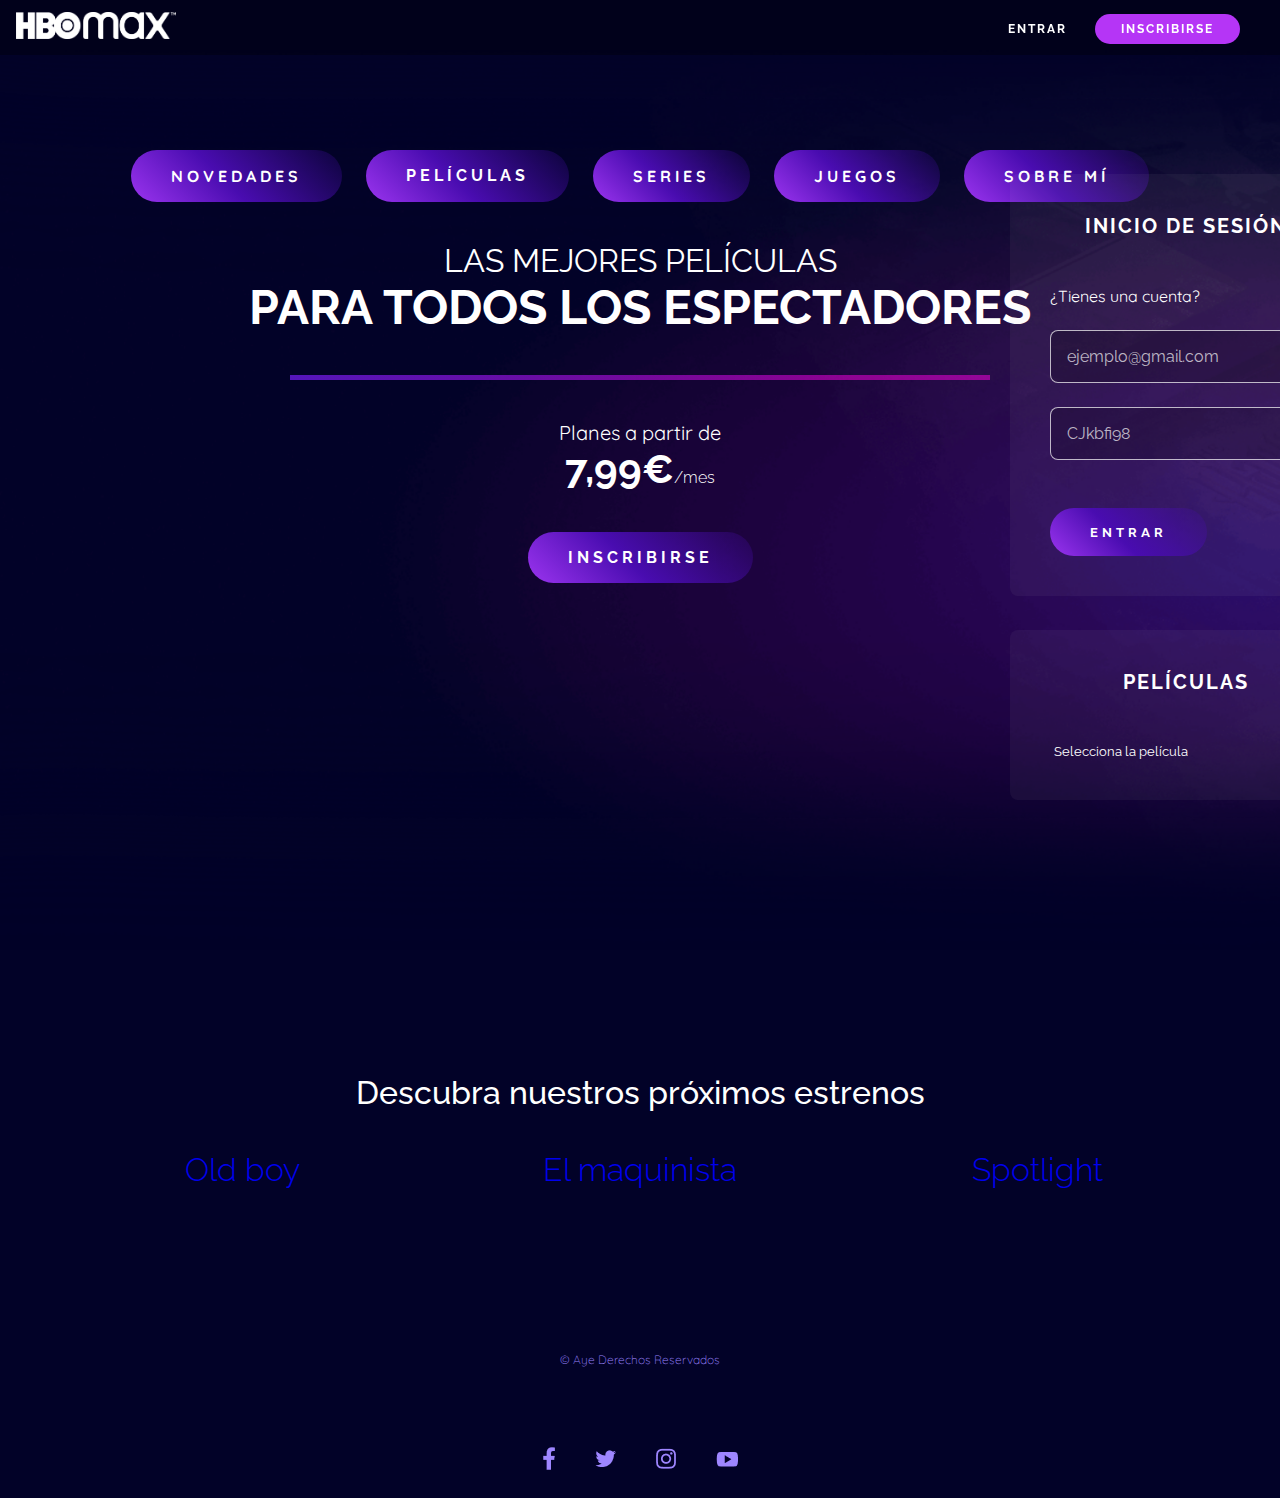
<file: proyectoHtmlCss/index.html>
<!DOCTYPE html>
<html lang="es">
  <head>
    <meta charset="UTF-8" />
    <meta name="viewport" content="width=device-width, initial-scale=1.0" />
    <link rel="icon" type="image/png" href="images/favicon.png"/>
    <link rel="stylesheet" href="index.css" />
    <title>HBO</title>
  </head>
  <body>
    <nav class="menu">
      <a href="index.html" class="menu__logo">
        <img
          src="images/hbo-logo.png"
          alt="Logotipo HBOMax"
          class="menu__logo-image"
        />
      </a>
      <div>
        <a href="signIn.html" class="menu__item">Entrar</a>
        <a href="#" class="menu__item menu__item--button button">
          Inscribirse
        </a>
      </div>
    </nav>
    <header class="header">
      <div class="header__tooltip-container">??????????????<br>?????????????</div>
      <div class="header__content">
        <div class="header__channels">
                <a
                    href="#" 
                    class="button button--gradient">
                    <p>Novedades</p>
            </a>
          
                <div 
                    class="button button--gradient button-dropdown">
                    Películas
                    <div class="button-dropdown-content">
                      <a href="films.html#frank">El Jovencito Frankenstein</a>
                      <a href="films.html#tesis">Tesis</a>
                      <a href="films.html#trains">Trainspotting</a>
                    </div>  
                                
                  </div>
                <a
                    href="series.html" 
                    class="button button--gradient">
                    <p>Series</p>
            </a>
                <a
                    href="games.html" 
                    class="button button--gradient">
                    <p>Juegos</p>
            </a>
                <a
                    href="aboutMe.html" 
                    target="_blank"
                    class="button button--gradient">
                    <p>Sobre mí</p>
            </a>
        </div>
        <div class="login__content">
          <form class="login container">
            <h1 class="login__title">Inicio de sesión</h1>
            <label class="login__label"> ¿Tienes una cuenta? </label>
            <input
              class="login__field"
              type="email"
              name="email"
              id="email"
              placeholder="ejemplo@gmail.com"
            />
            <input
              class="login__field"
              type="password"
              name="password"
              id="password"
              placeholder="CJkbfi98"
              minlength="8"
            />
  
            <div class="login__actions">
              <button type="submit" class="button button--gradient">Entrar</button>
            </div>
          </form>
        </div>
        <div 
                    class="form__content">
                    <form class="form container">
                    <h1 class="form__title">Películas</h1>
                    <select onchange="location = this.value";>
                      <option>Selecciona la película</option>
                      <option value="films.html#frank">El Jovencito Frankenstein</option>
                      <option value="films.html#tesis">Tesis</option>
                      <option value="films.html#trains">Trainspotting</option>
                    </select>
                  </form>            
                  </div>
        <h1 class="header__title">
          <span class="header__title--light">Las mejores películas</span>
          para todos los espectadores
        </h1>
        <div class="divider"></div>
        <div class="offer">
          <p>Planes a partir de</p>
          <div class="offer__price">
            7,99€<span class="offer__price--small tooltip-container">/mes</span>
          </div>
        </div>
        <a href="#" class="button button--gradient header__button">
          Inscribirse
        </a>
      </div>
    </header>

      <section id="contents" class="contents container">
        <h2 class="title">Descubra nuestros próximos estrenos</h2>
        <div class="contents__container">
            <div class="contents__card">
                <a
                    href="#" 
                    class="text--medium">
                    Old boy
            </a>
            </div>
            <div class="contents__card">
                <a
                    href="#" 
                    class="text--medium">
                    El maquinista
            </a>
            </div>
            <div class="contents__card">
                <a
                    href="#" 
                    class="text--medium">
                    Spotlight
            </a>
            </div>
        </div>
      </section>
    </main>

    <footer class="footer container">
      <p class="text--small footer__legal">
        © Aye Derechos Reservados
      </p>
      <div class="footer__social">
        <a
          href="#"
          class="footer__social-link"
        >
          <img src="images/fb_0.png" alt="Facebook" />
        </a>
        <a href="#" class="footer__social-link">
          <img src="images/twitter_0.png" alt="Twitter" />
        </a>
        <a
          href="#"
          class="footer__social-link"
        >
          <img src="images/instagram_0.png" alt="Instagram" />
        </a>
        <a
          href="#"
          class="footer__social-link"
        >
          <img src="images/youtube_0.png" alt="Youtube" />
        </a>
      </div>
    </footer>
  </body>
</html>
</file>
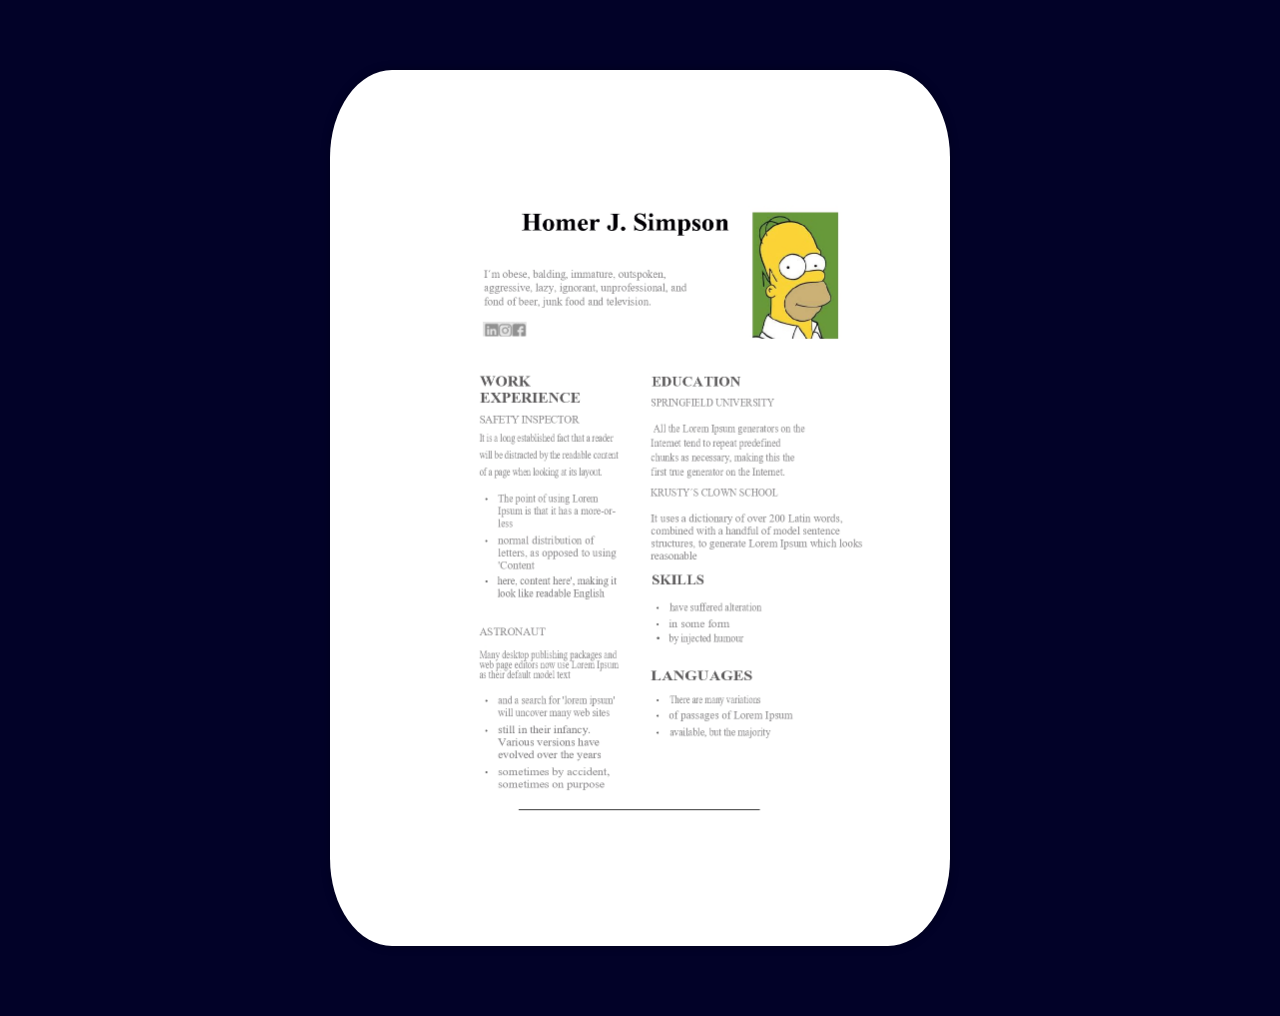
<file: proyectoHtmlCss/aboutMe.html>
<!DOCTYPE html>
<html lang="es">
  <head>
    <meta charset="UTF-8" />
    <meta name="viewport" content="width=device-width, initial-scale=1.0" />
    <link rel="icon" type="image/png" href="images/favicon.png"/>
    <link rel="stylesheet" href="aboutMe.css" />
    <title>Sobre mí</title>
  </head>
  <body>
    <section>
        <img src="images/cv.jpg" alt="Cv">
    </section>
  </body>
</html>
</file>
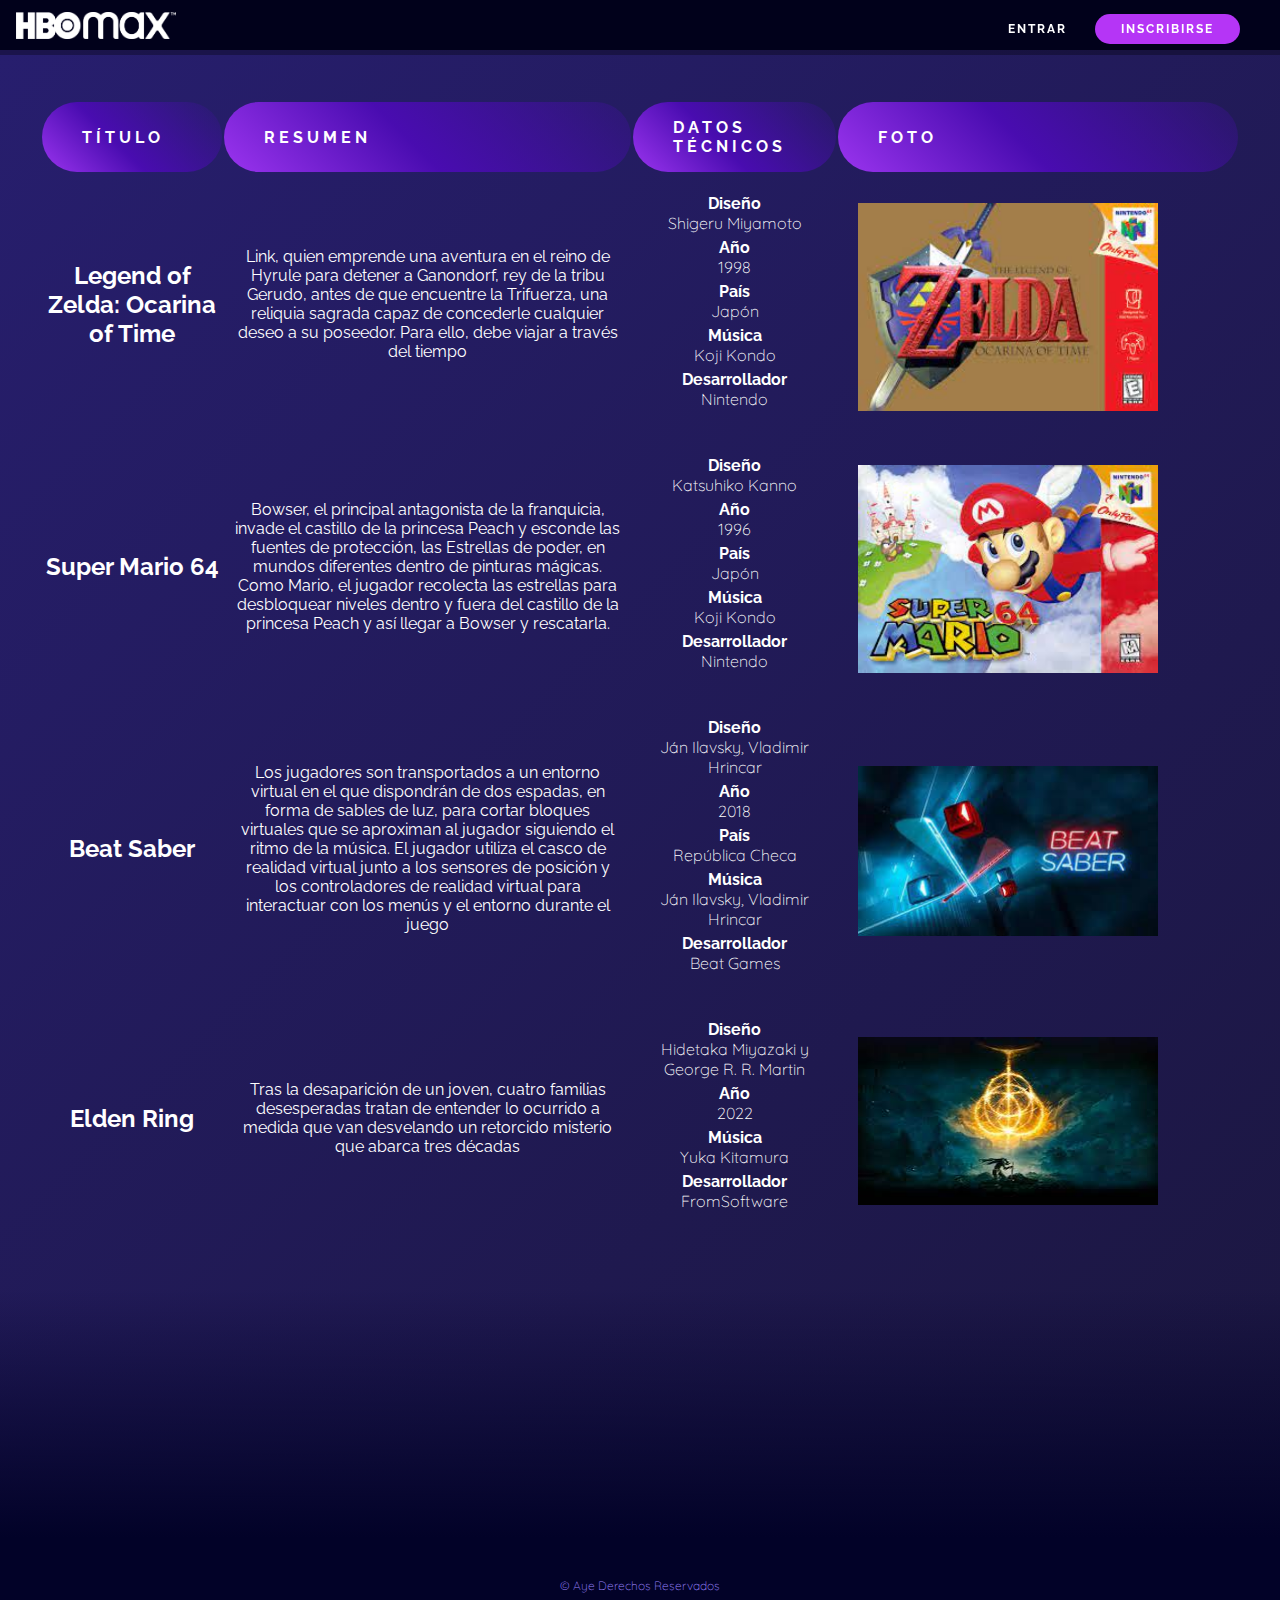
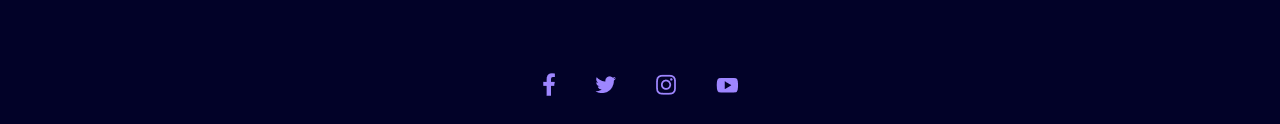
<file: proyectoHtmlCss/games.html>
<!DOCTYPE html>
<html lang="es">
  <head>
    <meta charset="UTF-8" />
    <meta name="viewport" content="width=device-width, initial-scale=1.0" />
    <link rel="icon" type="image/png" href="images/favicon.png"/>
    <link rel="stylesheet" href="games.css" />
    <title>Juegos</title>
  </head>
  <body>
    <section>
        <nav class="menu">
          <a href="index.html" class="menu__logo">
            <img
              src="images/hbo-logo.png"
              alt="Logotipo HBOMax"
              class="menu__logo-image"
            />
          </a>
          <div>
            <a href="signIn.html" class="menu__item">Entrar</a>
            <a href="#" class="menu__item menu__item--button button">
              Inscribirse
            </a>
          </div>
        </nav>
      </section>

      <header class="header">
        <div class="header__content">
          <div class="header__channels" style="width: 100%;">
            <table>
                <tr>
                    <td class="button button__channel">Título</td>
                    <td class="button button__channel">Resumen</td>
                    <td class="button button__channel">Datos Técnicos</td>
                    <td class="button button__channel">Foto</td>
                </tr>
                <tr>
                    <th class="channel__titulo">     
                          <h2>Legend of Zelda: Ocarina of Time</h2>                                                            
                    </th>
                    <td class="resum__content">
                        Link, quien emprende una aventura en el reino de Hyrule para detener a Ganondorf, rey de la tribu Gerudo, antes de que encuentre la Trifuerza, una reliquia sagrada capaz de concederle cualquier deseo a su poseedor. Para ello, debe viajar a través del tiempo
                    </td>
                    <td class="technic__content">
                        <ul>
                          <li>Diseño</li>
                          <p>Shigeru Miyamoto</p>                          
                          <li>Año</li>
                          <p>1998</p>
                          <li>País</li>
                          <p>Japón</p>
                          <li>Música</li>
                          <p>Koji Kondo</p>
                          <li>Desarrollador</li>
                          <p>Nintendo</p>
                        </ul>
                    </td>
                    <td class="image-box">
                        <div class="image-box1">
                        <div class="juego1">
                            <img src="images/zelda_ocarina.jfif">
                        </div>
                        </div>
                    </td>
                </tr>
                <tr>
                    <th class="channel__titulo">     
                          <h2>Super Mario 64
                          </h2>                                                            
                    </th>
                    <td class="resum__content">
                        Bowser, el principal antagonista de la franquicia, invade el castillo de la princesa Peach y esconde las fuentes de protección, las Estrellas de poder, en mundos diferentes dentro de pinturas mágicas. Como Mario, el jugador recolecta las estrellas para desbloquear niveles dentro y fuera del castillo de la princesa Peach y así llegar a Bowser y rescatarla.
                    </td>
                    <td class="technic__content">
                        <ul>
                          <li>Diseño</li>
                          <p>Katsuhiko Kanno</p>                          
                          <li>Año</li>
                          <p>1996</p>
                          <li>País</li>
                          <p>Japón</p>
                          <li>Música</li>
                          <p>Koji Kondo</p>
                          <li>Desarrollador</li>
                          <p>Nintendo</p>
                        </ul>
                    </td>
                    <td class="image-box">
                        <div class="juego2">
                            <img src="images/supermario.jfif">
                        </div>
                    </td>
                </tr>
                <tr>
                    <th class="channel__titulo">     
                          <h2>Beat Saber</h2>                                                            
                    </th>
                    <td class="resum__content">
                        Los jugadores son transportados a un entorno virtual en el que dispondrán de dos espadas, en forma de sables de luz, para cortar bloques virtuales que se aproximan al jugador siguiendo el ritmo de la música. El jugador utiliza el casco de realidad virtual junto a los sensores de posición y los controladores de realidad virtual para interactuar con los menús y el entorno durante el juego                    </td>
                    <td class="technic__content">
                        <ul>
                            <li>Diseño</li>
                            <p>Ján Ilavsky, Vladimir Hrincar</p>                          
                            <li>Año</li>
                            <p>2018</p>
                            <li>País</li>
                            <p>República Checa</p>
                            <li>Música</li>
                            <p>Ján Ilavsky, Vladimir Hrincar</p>
                            <li>Desarrollador</li>
                            <p>Beat Games</p>
                        </ul>
                    </td>
                    <td class="image-box">
                        <div class="juego3">
                            <img src="images/beatsaber.jfif">
                        </div>
                    </td>
                </tr>
                <tr>
                    <th class="channel__titulo">     
                          <h2>Elden Ring</h2>                                                            
                    </th>
                    <td class="resum__content">
                        Tras la desaparición de un joven, cuatro familias desesperadas tratan de entender lo ocurrido a medida que van desvelando un retorcido misterio que abarca tres décadas
                    </td>
                    <td class="technic__content">
                        <ul>
                            <li>Diseño</li>
                            <p>Hidetaka Miyazaki y George R. R. Martin</p>                          
                            <li>Año</li>
                            <p>2022</p>                            
                            <li>Música</li>
                            <p>Yuka Kitamura</p>
                            <li>Desarrollador</li>
                            <p>FromSoftware</p>
                        </ul>
                    </td>
                    <td class="image-box">
                        <div class="juego4">
                            <img src="images/elden.jfif">
                        </div>
                    </td>
                </tr>
            </table>
          </div>
        </div>
      </header>
      <footer class="footer container">
        <p class="text--small footer__legal">
          © Aye Derechos Reservados
        </p>
        <div class="footer__social">
          <a
            href="#"
            class="footer__social-link"
          >
            <img src="images/fb_0.png" alt="Facebook" />
          </a>
          <a href="#" class="footer__social-link">
            <img src="images/twitter_0.png" alt="Twitter" />
          </a>
          <a
            href="#"
            class="footer__social-link"
          >
            <img src="images/instagram_0.png" alt="Instagram" />
          </a>
          <a
            href="#"
            class="footer__social-link"
          >
            <img src="images/youtube_0.png" alt="Youtube" />
          </a>
        </div>
      </footer>
  </body>
</html>
</file>
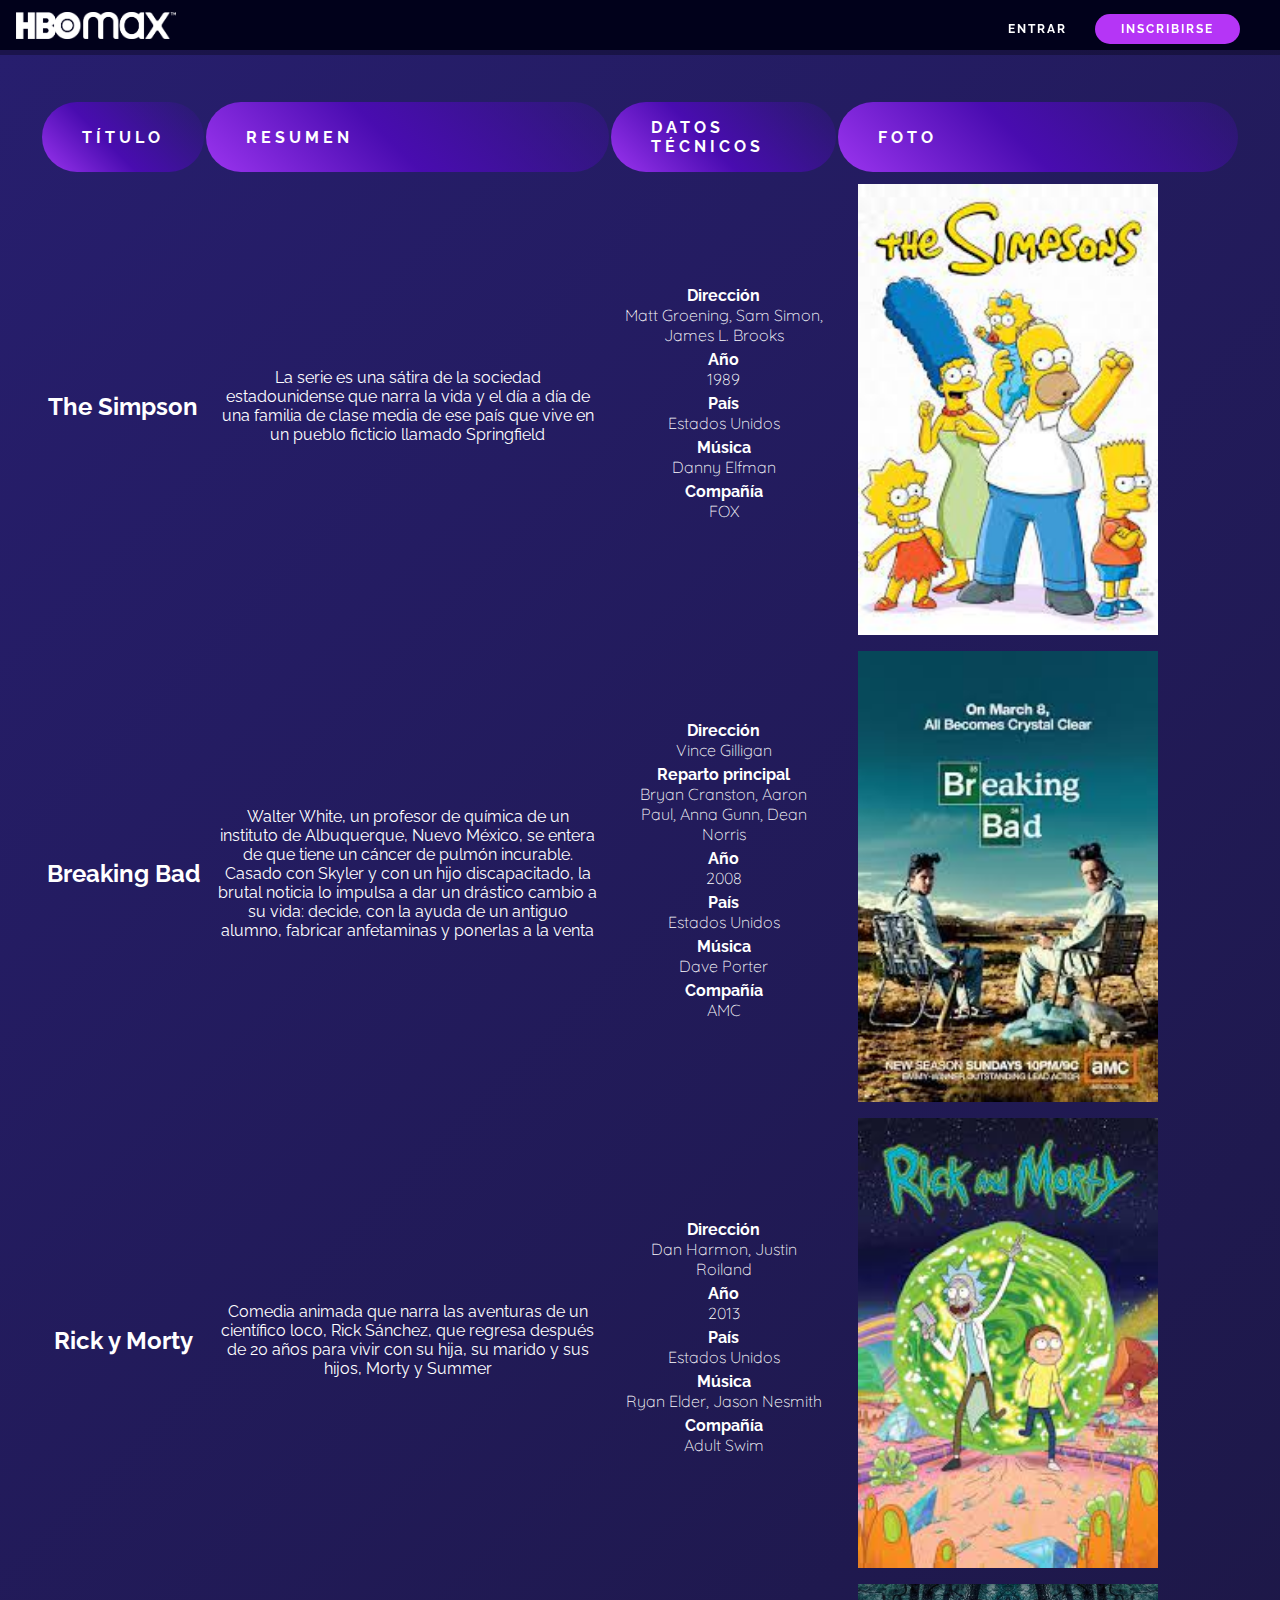
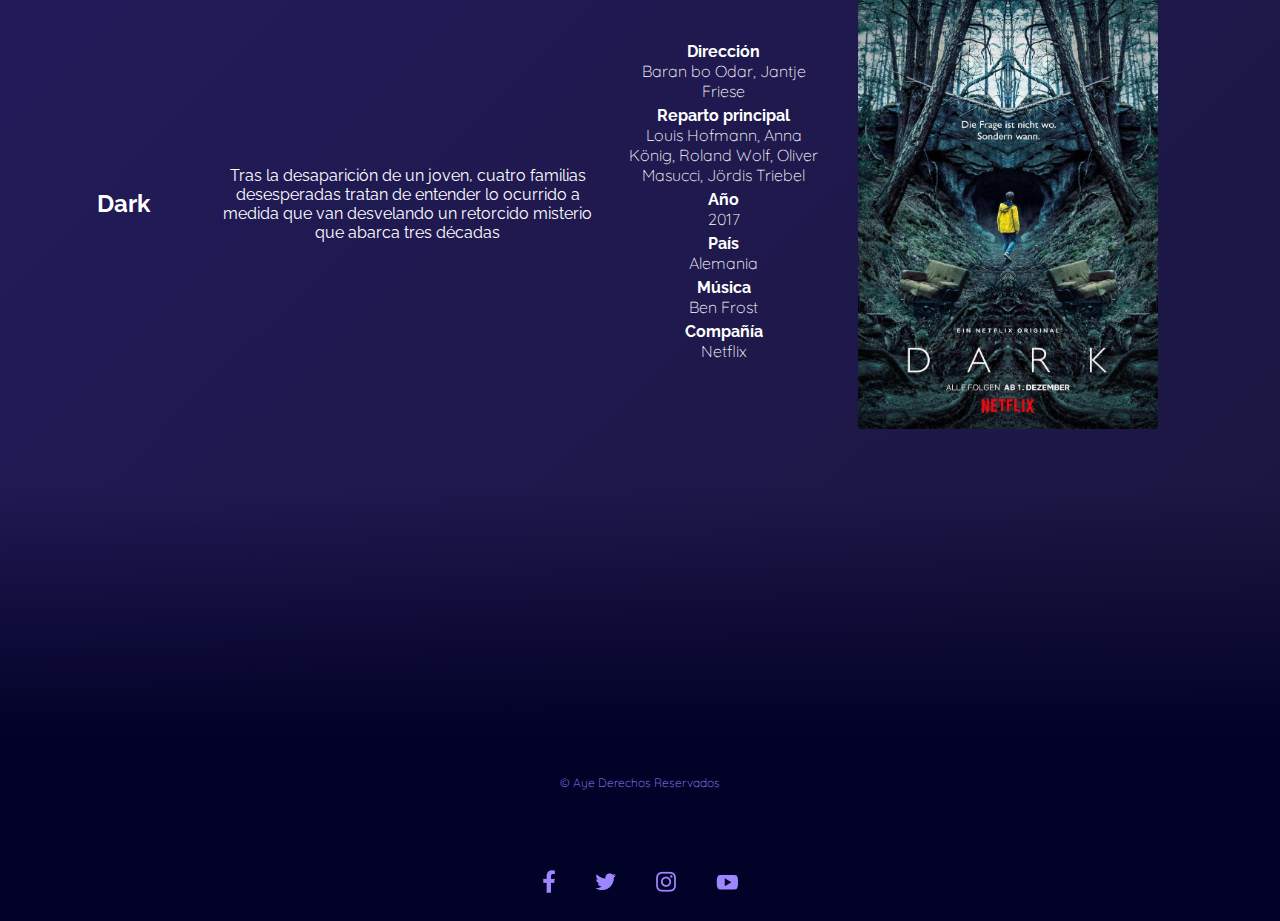
<file: proyectoHtmlCss/series.html>
<!DOCTYPE html>
<html lang="es">
  <head>
    <meta charset="UTF-8" />
    <meta name="viewport" content="width=device-width, initial-scale=1.0" />
    <link rel="icon" type="image/png" href="images/favicon.png"/>
    <link rel="stylesheet" href="series.css" />
    <title>Series</title>
  </head>
  <body>
    <section>
        <nav class="menu">
          <a href="index.html" class="menu__logo">
            <img
              src="images/hbo-logo.png"
              alt="Logotipo HBOMax"
              class="menu__logo-image"
            />
          </a>
          <div>
            <a href="signIn.html" class="menu__item">Entrar</a>
            <a href="#" class="menu__item menu__item--button button">
              Inscribirse
            </a>
          </div>
        </nav>
      </section>

      <header class="header">
        <div class="header__content">
          <div class="header__channels" style="width: 100%;">
            <table>
                <tr>
                    <td class="button button__channel">Título</td>
                    <td class="button button__channel">Resumen</td>
                    <td class="button button__channel">Datos Técnicos</td>
                    <td class="button button__channel">Foto</td>
                </tr>
                <tr>
                    <th class="channel__titulo">     
                          <h2>The Simpson</h2>                                                            
                    </th>
                    <td class="resum__content">
                        La serie es una sátira de la sociedad estadounidense que narra la vida y el día a día de una 
                        familia de clase media de ese país que vive en un pueblo ficticio llamado Springfield
                    </td>
                    <td class="technic__content">
                        <ul>
                          <li>Dirección</li>
                          <p>Matt Groening, Sam Simon, James L. Brooks</p>                          
                          <li>Año</li>
                          <p>1989</p>
                          <li>País</li>
                          <p>Estados Unidos</p>
                          <li>Música</li>
                          <p>Danny Elfman</p>
                          <li>Compañía</li>
                          <p>FOX</p>
                        </ul>
                    </td>
                    <td class="image-box">
                        <div class="serie1">
                            <img src="images/simpson.jpeg">
                        </div>
                    </td>
                </tr>
                <tr>
                    <th class="channel__titulo">     
                          <h2>Breaking Bad</h2>                                                            
                    </th>
                    <td class="resum__content">
                        Walter White, un profesor de química de un instituto de Albuquerque, Nuevo México, se entera de que tiene un cáncer de pulmón incurable.
                        Casado con Skyler y con un hijo discapacitado, la brutal noticia lo impulsa a dar un drástico cambio a su vida: decide, con la ayuda de un antiguo alumno, fabricar anfetaminas y ponerlas a la venta
                    </td>
                    <td class="technic__content">
                        <ul>
                          <li>Dirección</li>
                          <p>Vince Gilligan</p>
                          <li>Reparto principal</li>
                          <p>Bryan Cranston, Aaron Paul, Anna Gunn, Dean Norris</p>
                          <li>Año</li>
                          <p>2008</p>
                          <li>País</li>
                          <p>Estados Unidos</p>
                          <li>Música</li>
                          <p>Dave Porter</p>
                          <li>Compañía</li>
                          <p>AMC</p>
                        </ul>
                    </td>
                    <td class="image-box">
                        <div class="serie2">
                            <img src="images/breakingbad.jpeg">
                        </div>
                    </td>
                </tr>
                <tr>
                    <th class="channel__titulo">     
                          <h2>Rick y Morty</h2>                                                            
                    </th>
                    <td class="resum__content">
                        Comedia animada que narra las aventuras de un científico loco, Rick Sánchez, que regresa después de 20 años para vivir con su hija, su marido y sus hijos, Morty y Summer
                    </td>
                    <td class="technic__content">
                        <ul>
                          <li>Dirección</li>
                          <p>Dan Harmon, Justin Roiland</p>                                                    
                          <li>Año</li>
                          <p>2013</p>
                          <li>País</li>
                          <p>Estados Unidos</p>
                          <li>Música</li>
                          <p>Ryan Elder, Jason Nesmith</p>
                          <li>Compañía</li>
                          <p>Adult Swim</p>
                        </ul>
                    </td>
                    <td class="image-box">
                        <div class="serie3">
                            <img src="images/rick.jpeg">
                        </div>
                    </td>
                </tr>
                <tr>
                    <th class="channel__titulo">     
                          <h2>Dark</h2>                                                            
                    </th>
                    <td class="resum__content">
                        Tras la desaparición de un joven, cuatro familias desesperadas tratan de entender lo ocurrido a medida que van desvelando un retorcido misterio que abarca tres décadas
                    </td>
                    <td class="technic__content">
                        <ul>
                          <li>Dirección</li>
                          <p>Baran bo Odar, Jantje Friese</p>
                          <li>Reparto principal</li>
                          <p>Louis Hofmann, Anna König, Roland Wolf, Oliver Masucci, Jördis Triebel</p>
                          <li>Año</li>
                          <p>2017</p>
                          <li>País</li>
                          <p>Alemania</p>
                          <li>Música</li>
                          <p>Ben Frost</p>
                          <li>Compañía</li>
                          <p>Netflix</p>
                        </ul>
                    </td>
                    <td class="image-box">
                        <div class="serie4">
                            <img src="images/dark-111203947-large.jpg">
                        </div>
                    </td>
                </tr>
            </table>
          </div>
        </div>
      </header>
      <footer class="footer container">
        <p class="text--small footer__legal">
          © Aye Derechos Reservados
        </p>
        <div class="footer__social">
          <a
            href="#"
            class="footer__social-link"
          >
            <img src="images/fb_0.png" alt="Facebook" />
          </a>
          <a href="#" class="footer__social-link">
            <img src="images/twitter_0.png" alt="Twitter" />
          </a>
          <a
            href="#"
            class="footer__social-link"
          >
            <img src="images/instagram_0.png" alt="Instagram" />
          </a>
          <a
            href="#"
            class="footer__social-link"
          >
            <img src="images/youtube_0.png" alt="Youtube" />
          </a>
        </div>
      </footer>
  </body>
</html>
</file>
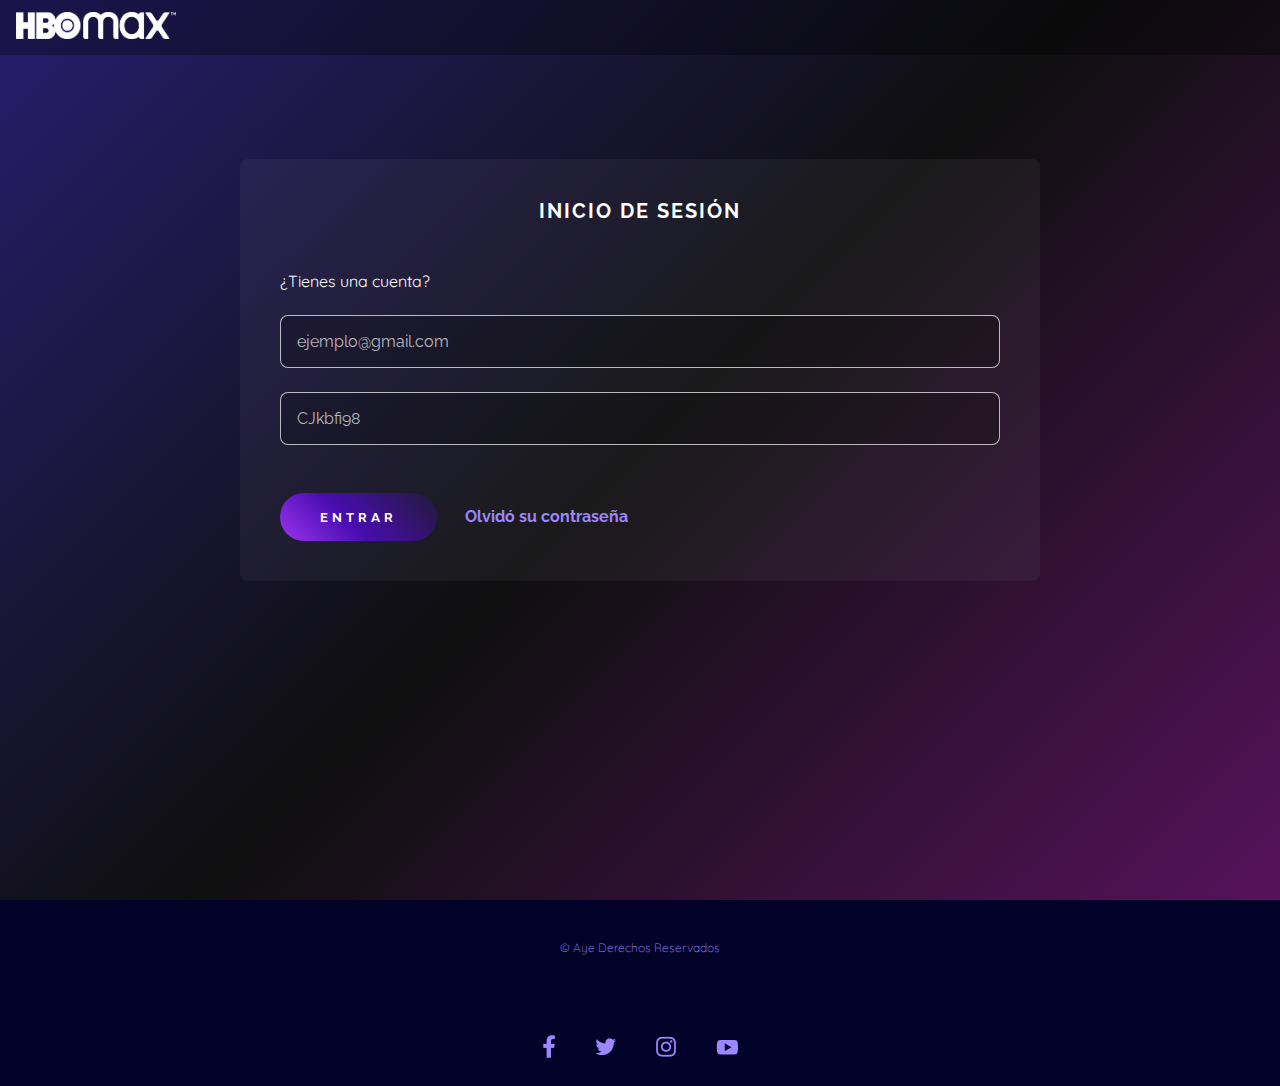
<file: proyectoHtmlCss/signIn.html>
<!DOCTYPE html>
<html lang="es">
  <head>
    <meta charset="UTF-8" />
    <meta name="viewport" content="width=device-width, initial-scale=1.0" />
    <link rel="icon" type="image/png" href="images/favicon.png"/>
    <link rel="stylesheet" href="sigIn.css" />
    <title>Inicio sesión</title>
  </head>
  <body>
    <section>
      <nav class="menu">
        <a href="index.html" class="menu__logo">
          <img
            src="images/hbo-logo.png"
            alt="Logotipo HBOMax"
            class="menu__logo-image"
          />
        </a>
      </nav>
      <main class="content">
        <form class="login container">
          <h1 class="login__title">Inicio de sesión</h1>
          <label class="login__label"> ¿Tienes una cuenta? </label>
          <input
            class="login__field"
            type="email"
            name="email"
            id="email"
            placeholder="ejemplo@gmail.com"
          />
          <input
            class="login__field"
            type="password"
            name="password"
            id="password"
            placeholder="CJkbfi98"
            minlength="8"
          />

          <div class="login__actions">
            <button type="submit" class="button button--gradient">Entrar</button>
            <a href="#" class="login__link"> Olvidó su contraseña </a>
          </div>
        </form>
      </main>
  </section>

  <footer class="footer container">
    <p class="text--small footer__legal">
      © Aye Derechos Reservados
    </p>
    <div class="footer__social">
      <a
        href="#"
        class="footer__social-link"
      >
        <img src="images/fb_0.png" alt="Facebook" />
      </a>
      <a href="#" class="footer__social-link">
        <img src="images/twitter_0.png" alt="Twitter" />
      </a>
      <a
        href="#"
        class="footer__social-link"
      >
        <img src="images/instagram_0.png" alt="Instagram" />
      </a>
      <a
        href="#"
        class="footer__social-link"
      >
        <img src="images/youtube_0.png" alt="Youtube" />
      </a>
    </div>
  </footer>
  </body>
</html>
</file>
<file: proyectoHtmlCss/index.css>
@import url("./global.css");

.header {
  background-image: url("images/background.png");
  background-size: cover;
  height: 100vh;
  position: relative;
  margin-top: 50px;
  padding: 100px 0 300px;
}

.header__content {
  margin: auto;
  display: flex;
  flex-direction: column;
  align-items: center;
  gap: 40px;
  padding: 0 40px;
}

.header__channels {
  display: flex;
  flex-wrap: wrap;
  justify-content: center;
  gap: 24px;
}

.button-dropdown {
  position: relative;
  display: inline-block;

}

.button-dropdown-content {
  display: none;
  position: absolute;
  width: 100%;
  overflow: auto;
  border-radius: 30px;
  background-color: var(--primary-color);
  box-shadow: 0px 10px 10px 0px rgba(0,0,0,0.4);
}

.button-dropdown:hover .button-dropdown-content {
  display: block;
}

.button-dropdown-content a{
  display: block;
  padding: 16px 10px;
  color: var(--text-color);
  border-radius: 500px;
  text-decoration: none;
  width:  100%;
}

.button-dropdown-content a:hover {
  color: var(--secondary-color);
}

 .login__content {
  display: flex;
  justify-content: center;
  align-items: center;
  font-family: "Quicksand", cursive;
  width: 100%;
  height: 70%;
  padding: 24px;
  position: absolute;
  left: 77%;
  max-width: 400px;
  width: 100%;
  height: 60%;
  max-height: 250px;
}

.login {
  width: 100%;
  max-width: 800px;
  background-color: var(--form-bg-color);
  border-radius: 8px;
  display: flex;
  flex-direction: column;
  gap: 24px;
  padding: 40px;
}

.login__title {
  letter-spacing: 2px;
  text-transform: uppercase;
  font-size: 1.25rem;
  margin-bottom: 24px;
}

.login__label {
  text-align: left;
}

.login__field {
  background: var(--form-field-bg-color);
  border: var(--form-field-border);
  border-radius: 8px;
  color: var(--text-color);
  padding: 16px;
  font-size: 1rem;
}

.login__field::placeholder {
  color: var(--form-field-placeholder);
}

.login__field:invalid {
  border-color: var(--form-field-error);
}

.login__actions {
  margin-top: 24px;
  text-align: left;
}

.login__link {
  color: var(--link-color);
  text-decoration: none;
  margin-left: 24px;
  font-weight: bold;
}

.form__content {
  display: flex;
  justify-content: center;
  align-items: center;
  font-family: "Quicksand", cursive;
  width: 100%;
  height: 70%;
  padding: 24px;
  position: absolute;
  left: 77%;
  top: 60%;
  max-width: 400px;
  width: 100%;
  height: 60%;
  max-height: 250px;
}

.form {
  width: 100%;
  max-width: 800px;
  background-color: var(--form-bg-color);
  border-radius: 8px;
  display: flex;
  flex-direction: column;
  gap: 24px;
  padding: 40px;
}

.form__title {
  letter-spacing: 2px;
  text-transform: uppercase;
  font-size: 1.25rem;
  margin-bottom: 24px;
}

select {
  border: none;
  background-color: transparent;
  color: white;
  border-radius: 5px;
}

select option {
  color: black;
}

.header__title {
  text-transform: uppercase;
  text-align: center;
  font-size: 3rem;
}

.header__title--light {
  display: block;
  font-weight: lighter;
  font-size: 2rem;
}

.header .text--small {
  max-width: 300px;
  text-align: center;
}


.header__button {
  animation: wiggle 2.2s linear infinite;
}

.header__tooltip-container {
  position: absolute;
  left: 70%;
  top: 40%;
  color: transparent;
}

.header__tooltip-container:hover {
  cursor: help;
}

.header__tooltip-container::after {
  content: "Ciiine ciiine futuuuro futuuuro";
  position: absolute;
  bottom: 100%;
  left: 10%;
  transform: translateX(-50%);
  background-color: #333;
  color: #fff;
  padding: 5px 10px;
  border-radius: 5px;
  opacity: 0;
  pointer-events: none;
  transition: opacity 0.3s ease;
}

.header__tooltip-container:hover::after {
  opacity: 1;
}

.header__tooltip-container::after {
  left: 80%;
  margin-left: 10px;
  bottom: 50%;
  transform: translateY(50%);
}

.divider {
  width: 70%;
  max-width: 700px;
  height: 5px;
  background: var(--divider-bg-color);
}

.offer {
  text-align: center;
  font-size: 1.25rem;
}

.offer__price {
  font-family: "Raleway", sans-serif;
  font-size: 2.5rem;
  font-weight: bold;
}

.offer__price--small {
  font-size: 1rem;
  font-weight: 300;
}

.tooltip-container {
  position: relative;
}

.tooltip-container:hover {
  cursor: help;
}

.tooltip-container::after {
  content: "Descuento adicional por ser alumno de DAM";
  position: absolute;
  bottom: 100%;
  left: 50%;
  transform: translateX(-50%);
  transform: translateY(+100%);
  background-color: #333;
  color: #fff;
  padding: 5px 10px;
  border-radius: 5px;
  opacity: 0;
  pointer-events: none;
  transition: opacity 0.3s ease;
}

.tooltip-container:hover::after {
  opacity: 1;
}

.title {
  font-size: 2rem;
  font-weight: 500;
}

.contents {
  margin: 100px auto;
}

.contents__container {
  margin-top: 40px;
  display: grid;
  grid-template-columns: repeat(3, 1fr);
  gap: 40px;
}

.contents__card {
  border-radius: 16px;
}

.contents__card:hover {
  transform: scale(1.05);
  border: 2px solid var(--tertiary-color);
}

section .text--small {
    max-width: 300px;

  }

@keyframes gradient {
  0% {
    background-position: 0% 50%;
  }
  50% {
    background-position: 100% 50%;
  }
  100% {
    background-position: 0% 50%;
  }
}

@keyframes wiggle {
  0%,
  10% {
    transform: rotate(0);
  }
  15% {
    transform: rotate(-15deg);
  }
  20% {
    transform: rotate(10deg);
  }
  25% {
    transform: rotate(-10deg);
  }
  30% {
    transform: rotate(10deg);
  }
  35% {
    transform: rotate(-10deg);
  }
  40%,
  100% {
    transform: rotate(0);
  }
}
</file>
<file: proyectoHtmlCss/aboutMe.css>
@import url("global.css");

body {
    display: flex;
    justify-content: center;
    align-items: center;
    padding: 70px 20px;
  }
  
  section {
    display: flex;
    justify-content: center;
  }
  
  img {
    max-width: 50%;
    height: auto;
    margin: 0;
    border-radius: 10%;
    box-shadow: 0 0 10px rgba(0, 0, 0, 0.3);
  }
</file>
<file: proyectoHtmlCss/games.css>
@import url("global.css");

.header {
    position: relative;
    margin-top: 50px;
    padding: 50px 0 300px;
    background: linear-gradient(-45deg, #56125b, #0f0f10, #271e6e);
    background-size: 400% 400%;
    animation: gradient 9s ease infinite alternate;
}

.header::after {
  content: "";
  width: 100%;
  height: 250px;
  position: absolute;
  bottom: 0;
  background: linear-gradient(0deg, var(--primary-color), transparent);
}

.header__content {
    margin: auto;
    display: flex;
    flex-direction: column;
    align-items: center;
    gap: 40px;
    padding: 0 40px;
  }
  
.header__channels {
    display: flex;
    flex-wrap: wrap;
    justify-content: center;
    gap: 24px;
  }

table {
    width: 100%;
}

.image-box {
    width: 400px;
    aspect-ratio: 1 / 0.7;
    border-radius: 8px;
    position: relative;
  }
  
.image-box img {
    width: 80%;
    height:  70%;
    object-fit: cover;
    transition: 0.5s ease-in-out;
    padding-top: 10px;
    padding-left: 20px;
  }
  
  .image-box .juego1:hover img {
    -webkit-transform: scale(1.5);
    transform: scale(1.5);
  }

  .image-box .image-box1 {
    overflow: hidden;
  }

  .image-box .juego2:hover img {
    -webkit-transform: rotate(360deg);
    transform: rotate(360deg);
  }
  
  .image-box .juego3:hover img {
    -webkit-transform: rotateY(180deg);
    -webkit-transform-style: preserve-3d;
    transform: rotateY(180deg);
    transform-style: preserve-3d;
  }
 
  .image-box .juego4:hover img {
    border-radius:50%;
    -webkit-border-radius:50%;
    box-shadow: 0px 0px 15px 15px #ec731e;
    -webkit-box-shadow: 0px 0px 15px 15px #ec731e;
    transform: rotate(360deg);
    -webkit-transform: rotate(360deg);
  }
 
  .resum__content {
    text-align: center;
    padding: 10px 10px;
  }
  
  .technic__content {
    text-align: center;
    padding: 20px 10px;
  }
  
  .technic__content li {
    list-style:  none;
    font-weight: bolder;
  }
  
  .technic__content p {
    font-weight: lighter;
    padding-bottom: 5px;
  }
</file>
<file: proyectoHtmlCss/series.css>
@import url("global.css");

.header {
    position: relative;
    margin-top: 50px;
    padding: 50px 0 300px;
    background: linear-gradient(-45deg, #56125b, #0f0f10, #271e6e);
    background-size: 400% 400%;
    animation: gradient 9s ease infinite alternate;
}

.header::after {
  content: "";
  width: 100%;
  height: 250px;
  position: absolute;
  bottom: 0;
  background: linear-gradient(0deg, var(--primary-color), transparent);
}

.header__content {
    margin: auto;
    display: flex;
    flex-direction: column;
    align-items: center;
    gap: 40px;
    padding: 0 40px;
  }
  
.header__channels {
    display: flex;
    flex-wrap: wrap;
    justify-content: center;
    gap: 24px;
  }

table {
    width: 100%;
}

.image-box {
    width: 400px;
    aspect-ratio: 1 / 0.7;
    border-radius: 8px;
    position: relative;
  }
  
.image-box img {
    width: 80%;
    height:  70%;
    object-fit: cover;
    transition: 0.5s ease-in-out;
    padding-top: 10px;
    padding-left: 20px;
  }
  
  .image-box .serie1:hover img {
    filter:
    blur(5px);
    -webkit-filter: blur(5px);
  }
  
  .image-box .serie1:hover::after {
    opacity: 1;
    inset: 100px;
  }

  .image-box .serie2:hover img {
    filter:
    grayscale(1)
    brightness(0.3);
  }
  
  .image-box .serie2:hover::after {
    opacity: 1;
    inset: 100px;
  }

  .image-box .serie3:hover img {
    filter:
    saturate(300%);
  }
  
  .image-box .serie3:hover::after {
    opacity: 1;
    inset: 100px;
  }

  .image-box .serie4:hover img {
    filter:
    opacity(0.5);
  }
  
  .image-box .serie4:hover::after {
    opacity: 1;
    inset: 100px;
  }

  
  .resum__content {
    text-align: center;
    padding: 10px 10px;
  }
  
  .technic__content {
    text-align: center;
    padding: 20px 10px;
  }
  
  .technic__content li {
    list-style:  none;
    font-weight: bolder;
  }
  
  .technic__content p {
    font-weight: lighter;
    padding-bottom: 5px;
  }
</file>
<file: proyectoHtmlCss/sigIn.css>
@import url("global.css");

section {
  background: linear-gradient(-45deg, #56125b, #0f0f10, #271e6e);
  height: 100vh;
}

.content {
  display: flex;
  justify-content: center;
  align-items: center;
  font-family: "Quicksand", cursive;
  width: 100%;
  height: 70%;
  padding: 24px;
}

.menu {
  position: relative;
}

.login {
  width: 100%;
  max-width: 800px;
  background-color: var(--form-bg-color);
  border-radius: 8px;
  display: flex;
  flex-direction: column;
  gap: 24px;
  padding: 40px;
}

.login__title {
  letter-spacing: 2px;
  text-transform: uppercase;
  font-size: 1.25rem;
  margin-bottom: 24px;
}

.login__label {
  text-align: left;
}

.login__field {
  background: var(--form-field-bg-color);
  border: var(--form-field-border);
  border-radius: 8px;
  color: var(--text-color);
  padding: 16px;
  font-size: 1rem;
}

.login__field::placeholder {
  color: var(--form-field-placeholder);
}

.login__field:invalid {
  border-color: var(--form-field-error);
}

.login__actions {
  margin-top: 24px;
  text-align: left;
}

.login__link {
  color: var(--link-color);
  text-decoration: none;
  margin-left: 24px;
  font-weight: bold;
}
</file>
